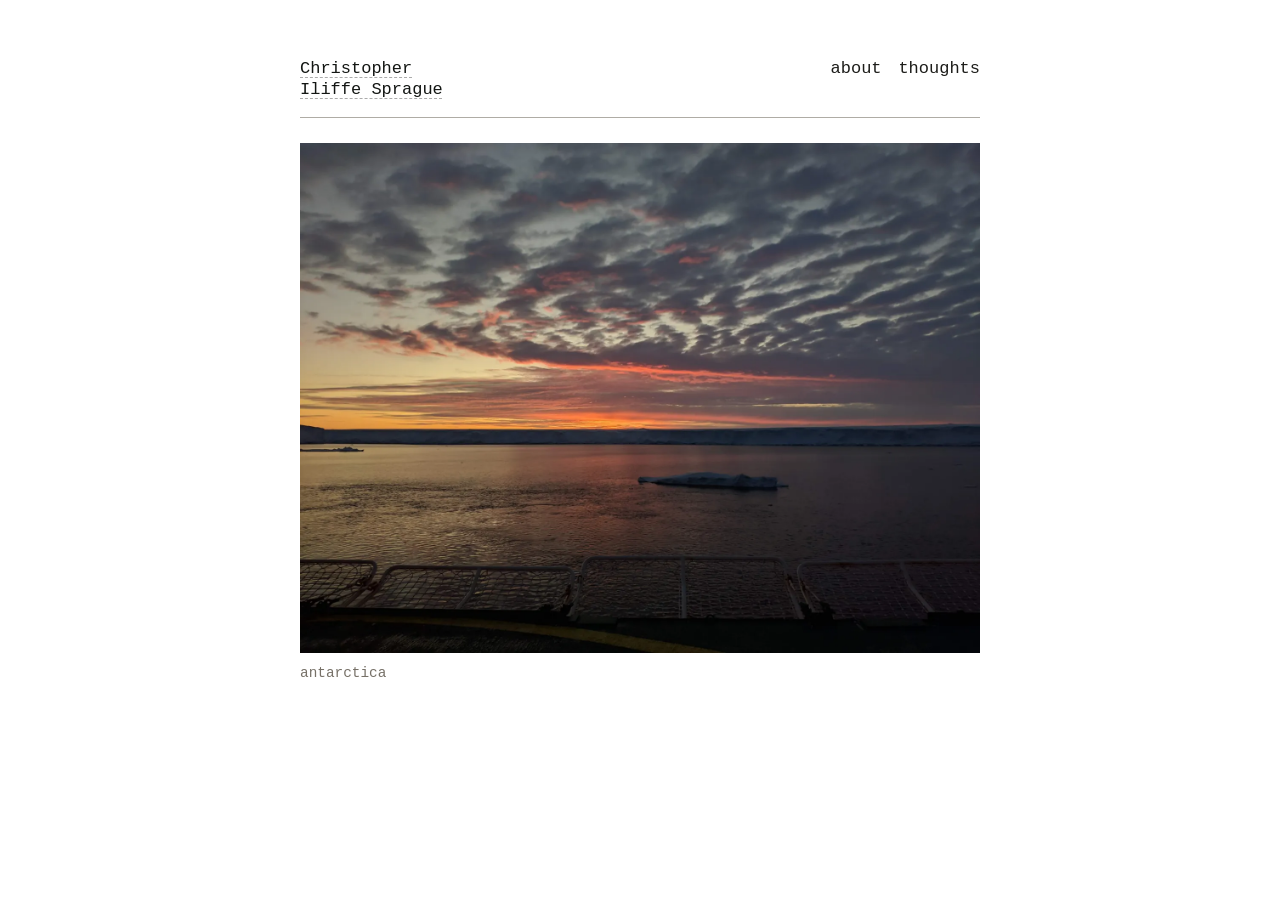
<file: index.html>
<!doctype html>
<html lang="en">
  <head>
    <meta charset="utf-8">
    <meta name="viewport" content="width=device-width, initial-scale=1">
    <meta
      name="description"
      content="Personal website of Christopher Iliffe Sprague."
    >
    <title>Christopher Iliffe Sprague</title>
    <link rel="stylesheet" href="assets/css/site.css">
    <script src="assets/js/site.js?v=3" defer></script>
  </head>
  <body>
    <main class="page" aria-label="Personal site">
      <section class="root-block" aria-label="Main content block">
        <header class="site-header">
          <a class="site-name" href="#home" data-panel-link="home" data-path="/">
            Christopher Iliffe Sprague
          </a>
          <nav class="nav" aria-label="Sections">
            <a href="#about" data-panel-link="about" data-path="/about/">about</a>
            <a href="#thoughts" data-panel-link="thoughts" data-path="/thoughts/">thoughts</a>
          </nav>
        </header>

        <div class="content-block" data-panel-region>
          <section id="home" class="panel is-active" aria-labelledby="home-title" data-panel="home">
            <h1 id="home-title" class="visually-hidden">Home</h1>
            <figure class="landing-image" data-random-image>
              <div class="image-placeholder">
                <p>travel image block</p>
              </div>
              <figcaption data-image-caption></figcaption>
            </figure>
          </section>

          <section id="about" class="panel prose-panel" aria-label="About" data-panel="about">
            <p class="panel-index">01</p>
            <p>
              I work on physical AI: methods for scientific and engineering
              systems where learning has to respect geometry, dynamics, and
              physical constraints.
            </p>
            <p>
              I move between robotics, control, generative modelling, physical
              simulation, and design optimization, usually starting from first
              principles and ending in code.
            </p>
            <p>
              The threads I keep returning to are:
            </p>
            <ul class="simple-list">
              <li>dynamical systems, control, and planning</li>
              <li>structured generative modelling</li>
              <li>scientific emulation and forecasting</li>
              <li>molecular and materials design</li>
              <li>agentic optimization</li>
            </ul>
            <p class="about-links">
              Links:
              <a href="mailto:sprague@kth.se">email</a>,
              <a href="https://scholar.google.com/citations?user=3HsccBAAAAAJ">scholar</a>,
              <a href="https://github.com/cisprague">github</a>,
              <a href="https://www.linkedin.com/in/cisprague/">linkedin</a>
            </p>
          </section>

          <section id="thoughts" class="panel prose-panel" aria-label="Thoughts" data-panel="thoughts">
            <p class="panel-index">02</p>

            <div class="tag-filter" aria-label="Thought tags" data-thought-filters></div>

            <ol class="thought-list">
                <li data-thought-group="tech" data-thought-tags="math">
                  <time datetime="2026-05-23">2026-05-23</time>
                  <div>
                    <a href="thoughts/fokker-planck-kolmogorov.html">
                      a note on the fokker-planck-kolmogorov equation
                    </a>
                    <p class="thought-meta">tech / math</p>
                  </div>
                </li>
                <li data-thought-group="hiking" data-thought-tags="sweden">
                  <time datetime="2026-05-23">2026-05-23</time>
                  <div>
                    <a href="thoughts/kungsleden-2025.html">
                      kungsleden, a little too fast
                    </a>
                    <p class="thought-meta">hiking / sweden</p>
                  </div>
                </li>
            </ol>
          </section>

        </div>
      </section>
    </main>
  </body>
</html>
</file>
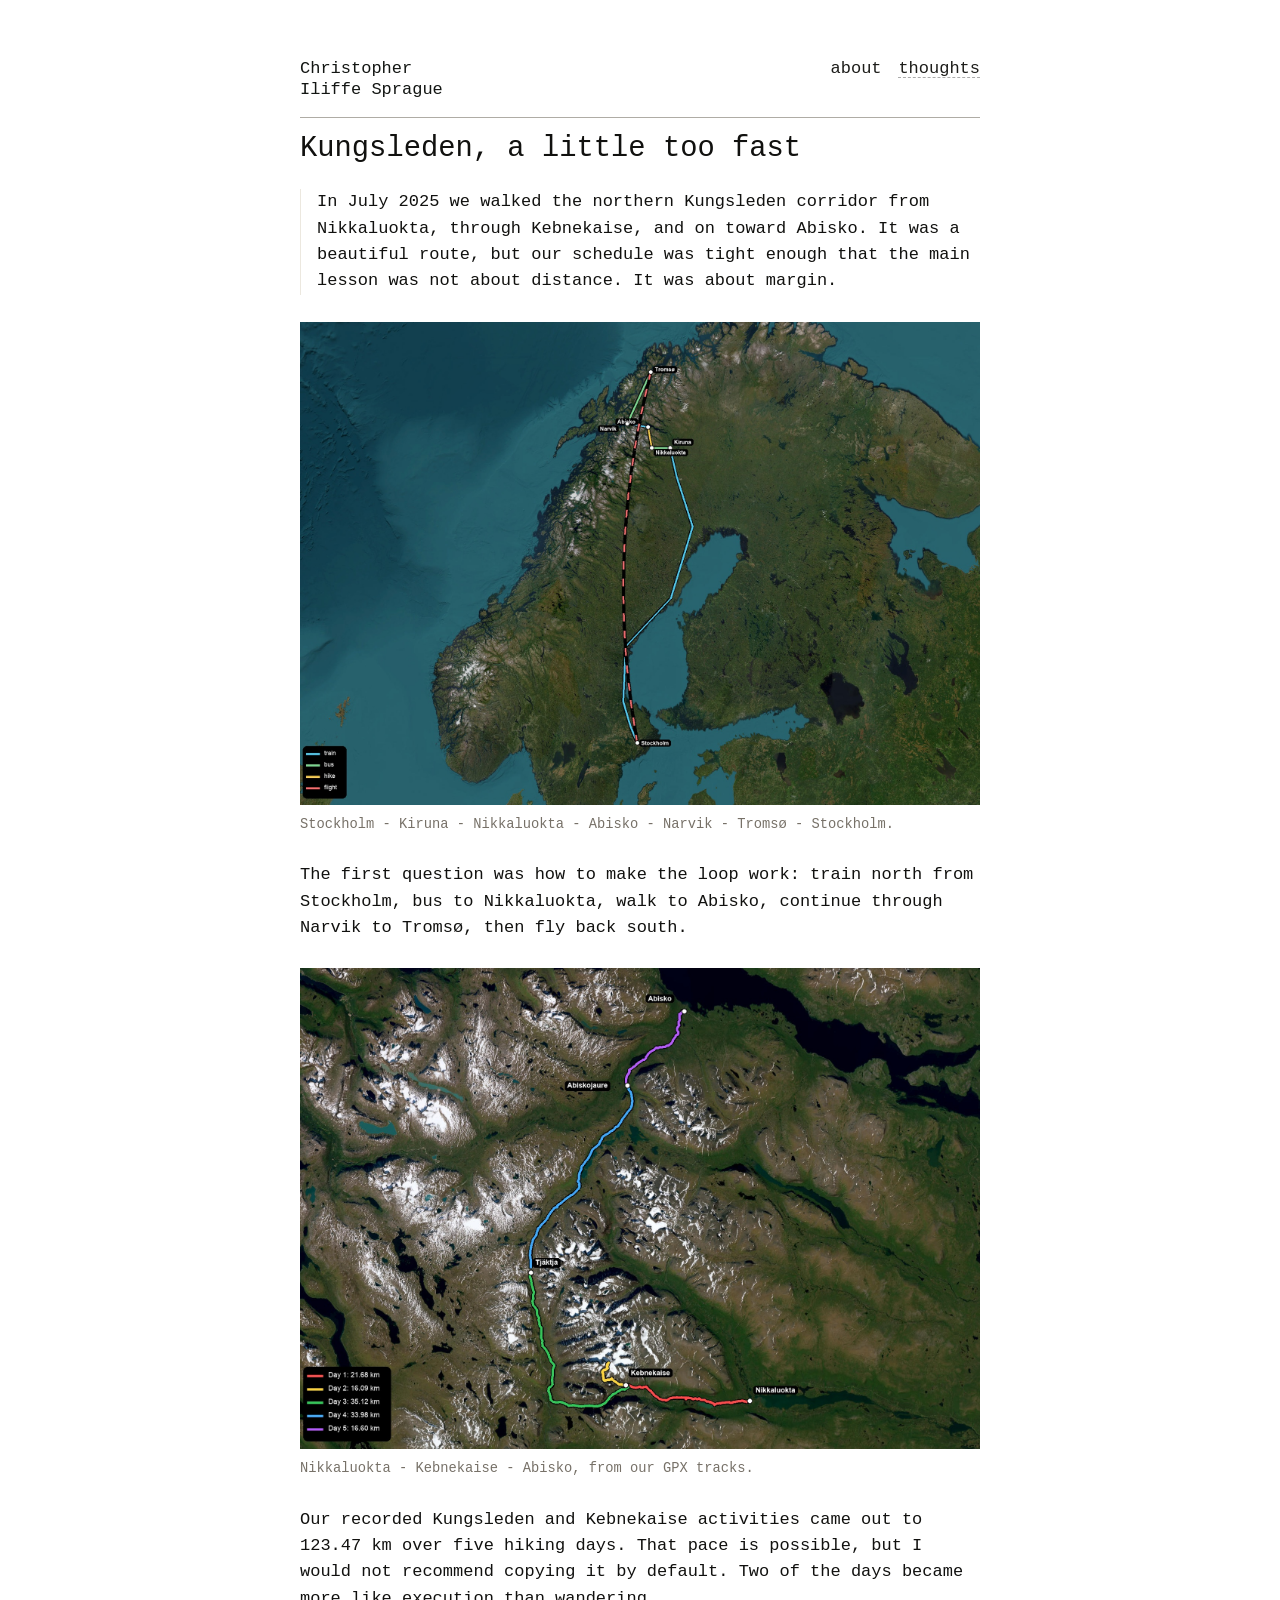
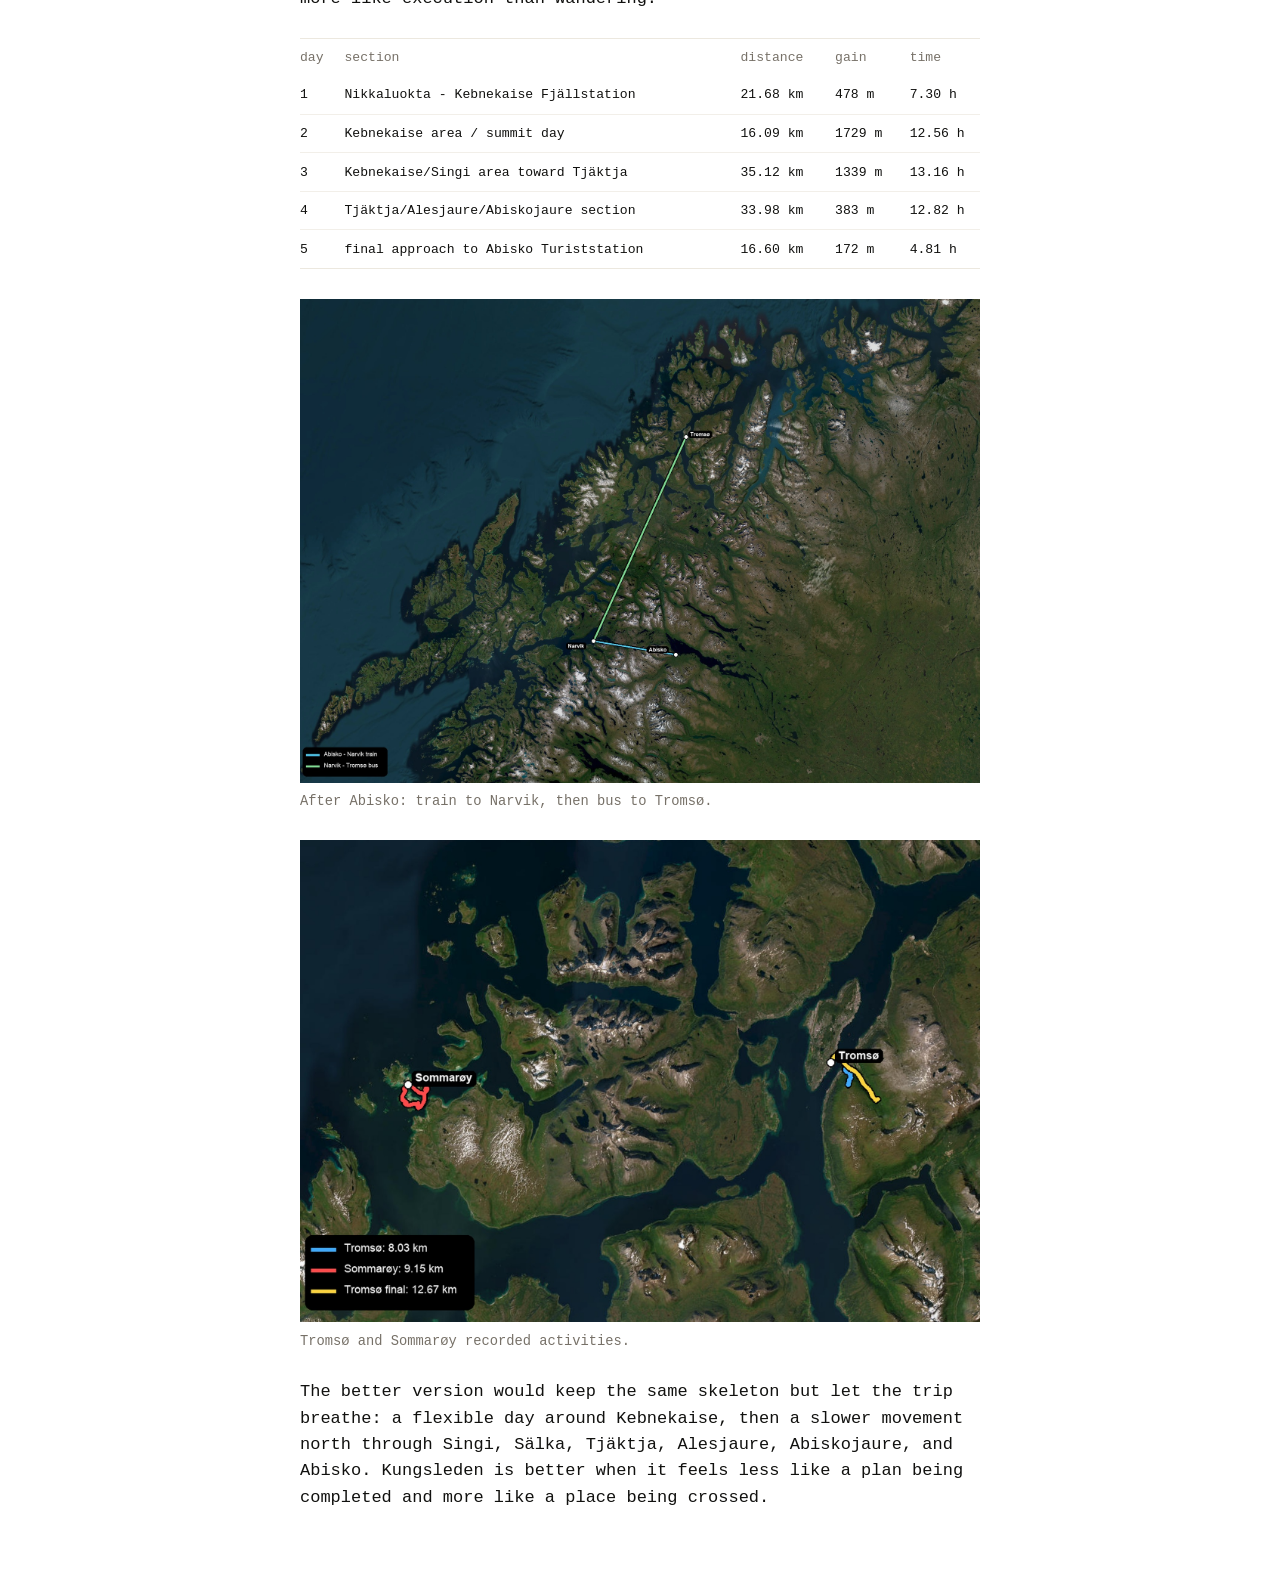
<file: thoughts/kungsleden-2025.html>
<!doctype html>
<html lang="en">
  <head>
    <meta charset="utf-8">
    <meta name="viewport" content="width=device-width, initial-scale=1">
    <title>Kungsleden, a little too fast</title>
    <link rel="stylesheet" href="../assets/css/site.css">
  </head>
  <body>
    <main class="page" aria-label="Thought">
      <article class="root-block article-block">
        <header class="site-header">
          <a class="site-name" href="../index.html#home">Christopher Iliffe Sprague</a>
          <nav class="nav" aria-label="Sections">
            <a href="../index.html#about">about</a>
            <a class="is-current" href="../index.html#thoughts">thoughts</a>
          </nav>
        </header>

        <div class="content-block prose-panel">
          <h1 class="article-title">
            Kungsleden, a little too fast
          </h1>

          <p class="lead">
            In July 2025 we walked the northern Kungsleden corridor from
            Nikkaluokta, through Kebnekaise, and on toward Abisko. It was a
            beautiful route, but our schedule was tight enough that the main
            lesson was not about distance. It was about margin.
          </p>

          <figure class="article-figure">
            <img
              src="../assets/img/thoughts/transport-overview-satellite.jpg"
              alt="Satellite overview of the trip from Stockholm to Kiruna, Kungsleden, Tromsø, and back to Stockholm"
            >
            <figcaption>
              Stockholm - Kiruna - Nikkaluokta - Abisko - Narvik - Tromsø -
              Stockholm.
            </figcaption>
          </figure>

          <p>
            The first question was how to make the loop work: train north from
            Stockholm, bus to Nikkaluokta, walk to Abisko, continue through
            Narvik to Tromsø, then fly back south.
          </p>

          <figure class="article-figure">
            <img
              src="../assets/img/thoughts/kungsleden-route-satellite.jpg"
              alt="Satellite route preview from Nikkaluokta through Kebnekaise toward Abisko"
            >
            <figcaption>
              Nikkaluokta - Kebnekaise - Abisko, from our GPX tracks.
            </figcaption>
          </figure>

          <p>
            Our recorded Kungsleden and Kebnekaise activities came out to
            123.47 km over five hiking days. That pace is possible, but I would
            not recommend copying it by default. Two of the days became more
            like execution than wandering.
          </p>

          <div class="article-table-wrap" aria-label="Recorded hiking days">
            <table class="article-table">
              <thead>
                <tr>
                  <th scope="col">day</th>
                  <th scope="col">section</th>
                  <th scope="col">distance</th>
                  <th scope="col">gain</th>
                  <th scope="col">time</th>
                </tr>
              </thead>
              <tbody>
                <tr>
                  <td>1</td>
                  <td>Nikkaluokta - Kebnekaise Fjällstation</td>
                  <td>21.68 km</td>
                  <td>478 m</td>
                  <td>7.30 h</td>
                </tr>
                <tr>
                  <td>2</td>
                  <td>Kebnekaise area / summit day</td>
                  <td>16.09 km</td>
                  <td>1729 m</td>
                  <td>12.56 h</td>
                </tr>
                <tr>
                  <td>3</td>
                  <td>Kebnekaise/Singi area toward Tjäktja</td>
                  <td>35.12 km</td>
                  <td>1339 m</td>
                  <td>13.16 h</td>
                </tr>
                <tr>
                  <td>4</td>
                  <td>Tjäktja/Alesjaure/Abiskojaure section</td>
                  <td>33.98 km</td>
                  <td>383 m</td>
                  <td>12.82 h</td>
                </tr>
                <tr>
                  <td>5</td>
                  <td>final approach to Abisko Turiststation</td>
                  <td>16.60 km</td>
                  <td>172 m</td>
                  <td>4.81 h</td>
                </tr>
              </tbody>
            </table>
          </div>

          <figure class="article-figure">
            <img
              src="../assets/img/thoughts/northern-transfer-satellite.jpg"
              alt="Satellite overview of the transfer from Abisko to Narvik by train and Narvik to Tromsø by bus"
            >
            <figcaption>
              After Abisko: train to Narvik, then bus to Tromsø.
            </figcaption>
          </figure>

          <figure class="article-figure">
            <img
              src="../assets/img/thoughts/tromso-activities-satellite.jpg"
              alt="Satellite route preview of recorded activities around Tromsø and Sommarøy"
            >
            <figcaption>
              Tromsø and Sommarøy recorded activities.
            </figcaption>
          </figure>

          <p>
            The better version would keep the same skeleton but let the trip
            breathe: a flexible day around Kebnekaise, then a slower movement
            north through Singi, Sälka, Tjäktja, Alesjaure, Abiskojaure, and
            Abisko. Kungsleden is better when it feels less like a plan being
            completed and more like a place being crossed.
          </p>
        </div>
      </article>
    </main>
  </body>
</html>
</file>
<file: assets/css/site.css>
* {
  box-sizing: border-box;
}

:root {
  --paper: #ffffff;
  --ink: #11110f;
  --muted: #777168;
  --rule: #ece8df;
  --accent: #254f3b;
}

body {
  margin: 0;
  min-height: 100vh;
  background: var(--paper);
  color: var(--ink);
  font-family: "Courier Prime", "Courier New", Courier, monospace;
  font-size: 17px;
  line-height: 1.55;
  overflow-wrap: anywhere;
  text-rendering: optimizeLegibility;
}

a {
  color: inherit;
  text-decoration: none;
}

a:hover,
a:focus-visible {
  color: var(--accent);
  text-decoration: underline dotted;
  text-decoration-thickness: 1px;
  text-underline-offset: 0.22em;
}

.is-current {
  text-decoration: underline dashed;
  text-decoration-color: color-mix(in srgb, var(--ink) 35%, transparent);
  text-decoration-thickness: 1px;
  text-underline-offset: 0.24em;
}

a:focus-visible {
  outline: 1px solid var(--accent);
  outline-offset: 4px;
}

button {
  padding: 0;
  border: 0;
  background: transparent;
  color: inherit;
  font: inherit;
  cursor: pointer;
}

[hidden] {
  display: none !important;
}

p,
h1,
h2,
h3,
pre {
  margin-top: 0;
}

h1,
h2,
h3 {
  font-size: inherit;
  font-weight: 400;
  line-height: 1.3;
}

h1,
h2 {
  max-width: 20ch;
  margin-bottom: 1.1rem;
  font-size: clamp(2rem, 6vw, 4.6rem);
  letter-spacing: 0;
}

h3 {
  margin-bottom: 0.75rem;
}

.article-title {
  max-width: 34ch;
  margin-bottom: 1.25rem;
  font-size: clamp(1.25rem, 3vw, 1.8rem);
  line-height: 1.35;
}

p {
  max-width: 100%;
}

ul {
  display: grid;
  gap: 0.4rem;
  margin: 0;
  padding-left: 1.2rem;
}

.simple-list {
  display: grid;
  gap: 0.45rem;
  margin: -0.2rem 0 1.6rem;
  padding: 0;
  list-style: none;
}

.simple-list li {
  position: relative;
  padding-left: 1.25rem;
}

.simple-list li::before {
  content: "·";
  position: absolute;
  left: 0;
  color: var(--muted);
}

.thought-list {
  display: grid;
  gap: 0.85rem;
  margin: 1.3rem 0 0;
  padding: 0;
  list-style: none;
  width: 100%;
}

.thought-list li {
  display: grid;
  grid-template-columns: 9.5ch minmax(0, 1fr);
  gap: 1rem;
  align-items: start;
  padding-top: 0.85rem;
  border-top: 1px solid var(--rule);
}

.thought-list li[hidden] {
  display: none;
}

.thought-list time {
  color: var(--muted);
  font-size: 0.88rem;
}

.thought-meta {
  margin: 0.2rem 0 0;
  color: var(--muted);
  font-size: 0.82rem;
}

.thought-list a {
  min-width: 0;
}

.tag-filter {
  display: flex;
  flex-wrap: wrap;
  gap: 0.45rem 0.7rem;
  margin-top: 0;
  padding-top: 0;
}

.tag-filter button {
  padding: 0.08rem 0.28rem 0.12rem;
  color: color-mix(in srgb, var(--ink) 72%, var(--muted));
  font-size: 0.86rem;
}

.tag-filter button:hover,
.tag-filter button:focus-visible {
  color: var(--accent);
}

.tag-filter .is-current {
  background: #f7f5ef;
  text-decoration: none;
}

@media (max-width: 760px) {
  .thought-list li {
    grid-template-columns: 1fr;
    gap: 0.2rem;
  }

  .thought-list span {
    text-align: left;
  }
}

.page {
  width: 100%;
  min-height: 100svh;
  padding: clamp(20px, 5vw, 56px);
}

.root-block {
  width: 100%;
  max-width: 680px;
  margin: 0 auto;
  min-width: 0;
}

.site-header {
  display: grid;
  grid-template-columns: minmax(14ch, 1fr) minmax(0, auto);
  gap: 0.75rem 2rem;
  align-items: baseline;
  padding-bottom: 1rem;
  border-bottom: 1px solid color-mix(in srgb, var(--rule) 72%, var(--ink));
}

.site-name {
  max-width: 16ch;
  line-height: 1.25;
  color: color-mix(in srgb, var(--ink) 92%, var(--accent));
}

.nav {
  display: flex;
  flex-wrap: wrap;
  gap: 0.35rem 1.05rem;
  justify-content: flex-end;
  min-width: 0;
  max-width: 38ch;
  color: color-mix(in srgb, var(--ink) 88%, var(--muted));
}

.content-block {
  min-height: min(58svh, 540px);
  padding-top: clamp(0.9rem, 2.2vw, 1.6rem);
  min-width: 0;
  overflow-wrap: break-word;
  hyphens: auto;
  -webkit-hyphens: auto;
}

.panel {
  min-width: 0;
}

.prose-panel {
  padding-top: clamp(0.3rem, 1.2vw, 0.8rem);
  max-width: 58ch;
}

.prose-panel[data-panel="about"],
.prose-panel[data-panel="thoughts"] {
  max-width: 100%;
}

.article-block .prose-panel {
  max-width: 100%;
}

.panel-index {
  margin-bottom: 1.4rem;
  color: var(--muted);
  font-size: 0.88rem;
}

.lead {
  margin-bottom: 1.7rem;
  padding-left: 1rem;
  border-left: 1px solid var(--rule);
}

.kicker {
  margin-bottom: 1.4rem;
  color: var(--muted);
}

.draft-note {
  margin-bottom: 1.3rem;
  color: var(--muted);
  font-size: 0.9rem;
}

.panel {
  display: none;
}

.panel.is-active {
  display: block;
}

.landing-image {
  margin: 0;
}

.landing-image img,
.image-placeholder {
  display: block;
  width: 100%;
  min-height: min(54svh, 460px);
  max-height: 520px;
  object-fit: cover;
}

.image-placeholder {
  display: grid;
  place-items: center;
  border: 1px solid var(--rule);
  color: var(--muted);
  background:
    linear-gradient(135deg, transparent 49.5%, var(--rule) 50%, transparent 50.5%),
    linear-gradient(45deg, transparent 49.5%, var(--rule) 50%, transparent 50.5%);
}

.landing-image figcaption {
  margin-top: 0.55rem;
  color: var(--muted);
  font-size: 0.9rem;
  text-transform: lowercase;
}

.sub-block {
  max-width: 680px;
  margin-top: 2rem;
  padding-top: 1rem;
  border-top: 1px solid var(--rule);
}

.sub-block > :last-child,
.panel > :last-child {
  margin-bottom: 0;
}

.link-list {
  display: grid;
  gap: 0.5rem;
  width: fit-content;
}

.link-list a::before {
  content: "— ";
  color: var(--muted);
}

.link-list.compact {
  display: flex;
  flex-wrap: wrap;
  gap: 0.5rem 1rem;
}

.about-links {
  margin-top: 1.6rem;
  color: var(--muted);
  font-size: 0.92rem;
}

.about-links a {
  color: var(--ink);
}

.article-block mjx-container[jax="SVG"][display="true"] {
  margin: 1.4rem 0;
  overflow-x: auto;
  overflow-y: hidden;
}

.article-figure {
  margin: 1.7rem 0;
}

.article-figure img {
  display: block;
  width: 100%;
  height: auto;
  object-fit: contain;
}

.article-figure figcaption {
  margin-top: 0.55rem;
  color: var(--muted);
  font-size: 0.86rem;
}

.article-facts {
  margin: 0.2rem 0 1.7rem;
}

.article-table-wrap {
  width: 100%;
  margin: 1.6rem 0 1.9rem;
  overflow-x: auto;
  border-top: 1px solid var(--rule);
  border-bottom: 1px solid var(--rule);
}

.article-table {
  width: 100%;
  border-collapse: collapse;
  font-size: 0.82rem;
  line-height: 1.45;
}

.article-table th,
.article-table td {
  padding: 0.58rem 0.7rem 0.58rem 0;
  text-align: left;
  vertical-align: top;
}

.article-table th {
  color: var(--muted);
  font-weight: 400;
}

.article-table tr + tr td {
  border-top: 1px solid color-mix(in srgb, var(--rule) 68%, transparent);
}

.article-table th:last-child,
.article-table td:last-child {
  padding-right: 0;
}

pre {
  width: 100%;
  margin: 1.6rem 0;
  padding: 1rem 0 1rem 1rem;
  overflow-x: visible;
  border: 0;
  border-top: 1px solid var(--rule);
  border-bottom: 1px solid var(--rule);
  background: transparent;
  white-space: pre-wrap;
  hyphens: none;
  -webkit-hyphens: none;
}

code {
  font-family: inherit;
  font-size: 0.78rem;
  line-height: 1.62;
  white-space: pre-wrap;
  overflow-wrap: break-word;
  hyphens: none;
  -webkit-hyphens: none;
}

pre code.hljs {
  padding: 0;
  background: transparent;
}

@media (max-width: 680px) {
  body {
    font-size: 16px;
  }

  .site-header {
    grid-template-columns: 1fr;
  }

  .site-name {
    display: inline-block;
    margin-bottom: 0.7rem;
    max-width: none;
  }

  .nav {
    justify-content: flex-start;
  }

  .content-block {
    min-height: 68vh;
  }
}

@media (max-width: 900px) {
  .site-header {
    grid-template-columns: 1fr;
  }

  .site-name {
    max-width: none;
  }

  .nav {
    justify-content: flex-start;
    max-width: none;
  }
}

.visually-hidden {
  position: absolute;
  width: 1px;
  height: 1px;
  padding: 0;
  overflow: hidden;
  clip: rect(0, 0, 0, 0);
  white-space: nowrap;
  border: 0;
}
</file>
